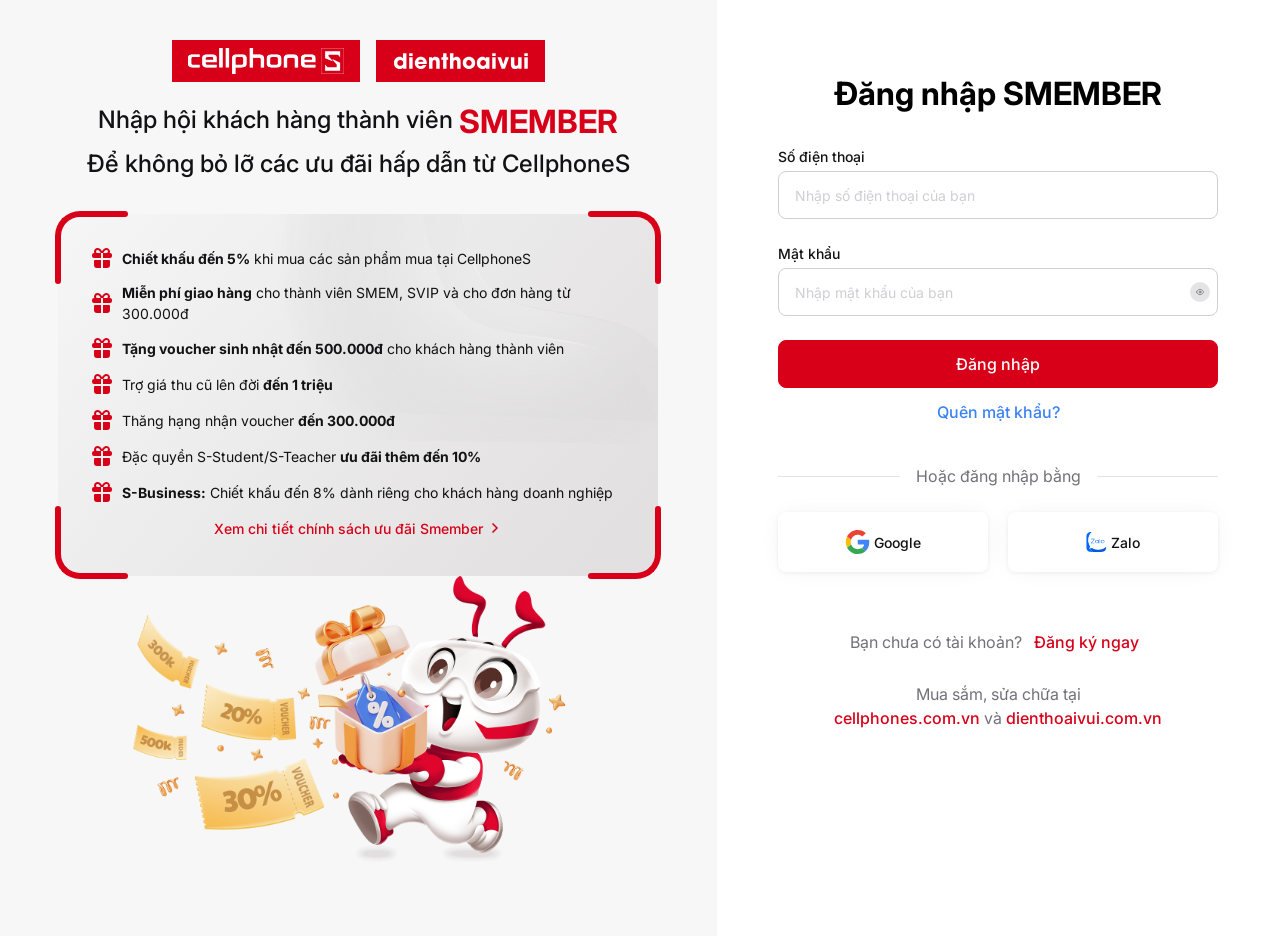
<file: src/web/smember-login.html>
<!DOCTYPE html>
<html lang="vi">
<head>
<meta charset="UTF-8">
<meta name="viewport" content="width=device-width, initial-scale=1.0">
<title>Đăng nhập SMEMBER</title>
<meta name="description" content="Đăng nhập hệ thống khách hàng thành viên SMEMBER - CellphoneS & Điện thoại vui">
<link rel="icon" href="../../assets/images/favicon.ico">
<link rel="preconnect" href="https://fonts.googleapis.com">
<link rel="preconnect" href="https://fonts.gstatic.com" crossorigin>
<link href="https://fonts.googleapis.com/css2?family=Inter:wght@400;500;600;700&display=swap" rel="stylesheet">
<link rel="stylesheet" href="../style/smember-login.css">
</head>
<body>

<!-- SVG sprite dùng chung cho các icon lặp lại -->
<svg class="login__icon-sprite" xmlns="http://www.w3.org/2000/svg" aria-hidden="true" style="display:none">
  <symbol id="icon-benefit" viewBox="0 0 24 24" fill="currentColor">
    <path d="M11 14v8h-4a3 3 0 0 1 -3 -3v-4a1 1 0 0 1 1 -1h6zm8 0a1 1 0 0 1 1 1v4a3 3 0 0 1 -3 3h-4v-8h6zm-2.5 -12a3.5 3.5 0 0 1 3.163 5h.337a2 2 0 0 1 2 2v1a2 2 0 0 1 -2 2h-7v-5h-2v5h-7a2 2 0 0 1 -2 -2v-1a2 2 0 0 1 2 -2h.337a3.486 3.486 0 0 1 -.337 -1.5c0 -1.933 1.567 -3.5 3.483 -3.5c1.755 -.03 3.312 1.092 4.381 2.934l.136 .243c1.033 -1.914 2.56 -3.114 4.291 -3.175l.209 -.002zm-9 2a1.5 1.5 0 0 0 0 3h3.143c-.741 -1.905 -1.949 -3.02 -3.143 -3zm8.983 0c-1.18 -.02 -2.385 1.096 -3.126 3h3.143a1.5 1.5 0 1 0 -.017 -3z"/>
  </symbol>
</svg>

<!-- Checkbox hack (CSS-only): điều khiển form slide-up trên mobile -->
<input type="checkbox" id="login-panel-toggle" class="login__panel-toggle" hidden>

<main class="login">

  <!-- ==================== Promo panel (44%) ==================== -->
  <section class="login__promo">
    <div class="login__promo-header">
      <div class="login__promo-logos">
        <a class="login__promo-logo-link" href="https://cellphones.com.vn" target="_blank" rel="noopener">
          <img class="login__promo-logo login__promo-logo--cellphones"
               src="../../assets/images/cellphones-long-icon.6a80e2a6.svg" alt="CellphoneS">
        </a>
        <a class="login__promo-logo-link" href="https://dienthoaivui.com.vn" target="_blank" rel="noopener">
          <img class="login__promo-logo login__promo-logo--dtv"
               src="../../assets/images/dtv-long-icon.40a11e1d.svg" alt="Điện thoại vui">
        </a>
      </div>
      <div class="login__promo-heading">
        <h1 class="login__promo-heading-title">
          Nhập hội khách hàng thành viên
          <span class="login__promo-heading-highlight">SMEMBER</span>
        </h1>
        <p class="login__promo-heading-sub">Để không bỏ lỡ các ưu đãi hấp dẫn từ CellphoneS</p>
      </div>
    </div>

    <div class="login__promo-body">
      <div class="login__promo-benefits-wrap">
        <span class="login__promo-benefits-corner" aria-hidden="true"></span>
        <span class="login__promo-benefits-corner" aria-hidden="true"></span>
        <span class="login__promo-benefits-corner" aria-hidden="true"></span>
        <span class="login__promo-benefits-corner" aria-hidden="true"></span>

        <div class="login__promo-benefits">
        <img class="login__promo-pattern"
             src="../../assets/images/promotion-smember.088823eb.png"
             alt="" aria-hidden="true">

        <ul class="login__promo-benefits-list">
          <li class="login__promo-benefits-items">
            <span class="login__promo-benefit-item-icon" aria-hidden="true">
              <svg class="login__promo-benefit-item-svg"><use href="#icon-benefit"></use></svg>
            </span>
            <span class="login__promo-benefit-item-text"><strong>Chiết khấu đến 5%</strong> khi mua các sản phẩm mua tại CellphoneS</span>
          </li>
          <li class="login__promo-benefits-items">
            <span class="login__promo-benefit-item-icon" aria-hidden="true">
              <svg class="login__promo-benefit-item-svg"><use href="#icon-benefit"></use></svg>
            </span>
            <span class="login__promo-benefit-item-text"><strong>Miễn phí giao hàng</strong> cho thành viên SMEM, SVIP và cho đơn hàng từ 300.000đ</span>
          </li>
          <li class="login__promo-benefits-items">
            <span class="login__promo-benefit-item-icon" aria-hidden="true">
              <svg class="login__promo-benefit-item-svg"><use href="#icon-benefit"></use></svg>
            </span>
            <span class="login__promo-benefit-item-text"><strong>Tặng voucher sinh nhật đến 500.000đ</strong> cho khách hàng thành viên</span>
          </li>
          <li class="login__promo-benefits-items">
            <span class="login__promo-benefit-item-icon" aria-hidden="true">
              <svg class="login__promo-benefit-item-svg"><use href="#icon-benefit"></use></svg>
            </span>
            <span class="login__promo-benefit-item-text">Trợ giá thu cũ lên đời <strong>đến 1 triệu</strong></span>
          </li>
          <li class="login__promo-benefits-items">
            <span class="login__promo-benefit-item-icon" aria-hidden="true">
              <svg class="login__promo-benefit-item-svg"><use href="#icon-benefit"></use></svg>
            </span>
            <span class="login__promo-benefit-item-text">Thăng hạng nhận voucher <strong>đến 300.000đ</strong></span>
          </li>
          <li class="login__promo-benefits-items">
            <span class="login__promo-benefit-item-icon" aria-hidden="true">
              <svg class="login__promo-benefit-item-svg"><use href="#icon-benefit"></use></svg>
            </span>
            <span class="login__promo-benefit-item-text">Đặc quyền S-Student/S-Teacher <strong>ưu đãi thêm đến 10%</strong></span>
          </li>
          <li class="login__promo-benefits-items">
            <span class="login__promo-benefit-item-icon" aria-hidden="true">
              <svg class="login__promo-benefit-item-svg"><use href="#icon-benefit"></use></svg>
            </span>
            <span class="login__promo-benefit-item-text"><strong>S-Business:</strong> Chiết khấu đến 8% dành riêng cho khách hàng doanh nghiệp</span>
          </li>
        </ul>

        <a class="login__promo-benefits-cta" href="https://cellphones.com.vn/uu-dai-smember" target="_blank" rel="noopener">
          <span class="login__promo-benefits-cta-label">Xem chi tiết chính sách ưu đãi Smember</span>
          <svg class="login__promo-benefits-cta-icon" viewBox="0 0 24 24" fill="none" stroke="currentColor" stroke-width="2.5" stroke-linecap="round" stroke-linejoin="round"><path d="m9 18 6-6-6-6"/></svg>
        </a>
        </div>
      </div>

      <img class="login__promo-illustration"
           src="../../assets/images/smember-promotion-ant.a7833c47.png" alt="SMEMBER mascot">
    </div>
  </section>

  <!-- ==================== Form panel (56%) ==================== -->
  <section class="login__form-panel">
    <label class="login__form-close" for="login-panel-toggle" aria-label="Đóng">×</label>
    <div class="login__form">
      <h2 class="login__form-title">Đăng nhập SMEMBER</h2>

      <form class="login__form-fields" action="#" method="post" novalidate data-login-form>
        <div class="login__form-field">
          <label class="login__form-field-label" for="login-phone">Số điện thoại</label>
          <input class="login__form-field-input" type="tel" id="login-phone" name="phone"
                 placeholder="Nhập số điện thoại của bạn" maxlength="10" autocomplete="tel" inputmode="numeric"
                 aria-describedby="phone-error" data-login-field="phone">
          <p class="login__form-field-message" id="phone-error" role="alert" data-login-field-error="phone"></p>
        </div>

        <div class="login__form-field">
          <label class="login__form-field-label" for="login-password">Mật khẩu</label>
          <div class="login__form-field-wrap">
            <input class="login__form-field-input" type="password" id="login-password" name="password"
                   placeholder="Nhập mật khẩu của bạn" autocomplete="current-password"
                   aria-describedby="password-error password-caps" data-login-field="password">
            <button class="login__form-field-toggle" type="button" aria-label="Hiện mật khẩu"
                    aria-pressed="false" data-password-toggle>
              <svg class="login__form-field-toggle-icon login__form-field-toggle-icon--eye" viewBox="0 0 24 24" fill="none" stroke="currentColor" stroke-width="1.8" stroke-linecap="round" stroke-linejoin="round"><path d="M1 12s4-8 11-8 11 8 11 8-4 8-11 8-11-8-11-8z"/><circle cx="12" cy="12" r="3"/></svg>
              <svg class="login__form-field-toggle-icon login__form-field-toggle-icon--eye-off" viewBox="0 0 24 24" fill="none" stroke="currentColor" stroke-width="1.8" stroke-linecap="round" stroke-linejoin="round"><path d="M17.94 17.94A10.07 10.07 0 0 1 12 20c-7 0-11-8-11-8a18.45 18.45 0 0 1 5.06-5.94"/><path d="M9.9 4.24A9.12 9.12 0 0 1 12 4c7 0 11 8 11 8a18.5 18.5 0 0 1-2.16 3.19"/><path d="m14.12 14.12a3 3 0 1 1-4.24-4.24"/><line x1="1" y1="1" x2="23" y2="23"/></svg>
            </button>
          </div>
          <p class="login__form-field-message" id="password-error" role="alert" data-login-field-error="password"></p>
          <p class="login__form-caps" id="password-caps" role="status" data-password-caps></p>
        </div>

        <p class="login__form-error" role="alert" data-login-error></p>

        <button class="login__form-btn login__form-btn--login" type="submit">Đăng nhập</button>
        <a class="login__form-forgot" href="/restore-password">Quên mật khẩu?</a>
      </form>

      <div class="login__form-divider">
        <span class="login__form-divider-text">Hoặc đăng nhập bằng</span>
      </div>

      <div class="login__form-social">
        <button class="login__form-social-item login__form-social-item--google" type="button">
          <img class="login__form-social-item-icon" src="../../assets/images/logo-google.b6f9570f.svg" alt="">
          <span class="login__form-social-item-label">Google</span>
        </button>
        <button class="login__form-social-item login__form-social-item--zalo" type="button">
          <img class="login__form-social-item-icon" src="../../assets/images/logo-zalo.120d889f.svg" alt="">
          <span class="login__form-social-item-label">Zalo</span>
        </button>
      </div>

      <p class="login__form-register">
        <span class="login__form-register-text">Bạn chưa có tài khoản?</span>
        <a class="login__form-register-link" href="/register">Đăng ký ngay</a>
      </p>

      <footer class="login__form-footer">
        <div class="login__form-footer-content">
          <p class="login__form-footer-text">Mua sắm, sửa chữa tại<br><a class="login__form-footer-link" href="https://cellphones.com.vn" target="_blank" rel="noopener">cellphones.com.vn</a> và <a class="login__form-footer-link" href="https://dienthoaivui.com.vn" target="_blank" rel="noopener">dienthoaivui.com.vn</a></p>
        </div>
      </footer>
    </div>
  </section>

</main>

<!-- ==================== Mobile CTA bar (sticky bottom) ==================== -->
<div class="login__cta-bar">
  <a class="login__cta-bar-btn login__cta-bar-btn--register" href="/register">Đăng ký</a>
  <label class="login__cta-bar-btn login__cta-bar-btn--login" for="login-panel-toggle" role="button">Đăng nhập</label>
</div>

<script defer src="../script/auth/LoginErrorCode.js"></script>
<script defer src="../script/model/AAccount.js"></script>
<script defer src="../script/model/Account.js"></script>
<script defer src="../script/model/AUser.js"></script>
<script defer src="../script/model/User.js"></script>
<script defer src="../script/data/demo-data.js"></script>
<script defer src="../script/auth/AuthService.js"></script>
<script defer src="../script/auth/LoginController.js"></script>
<script defer src="../script/page/smember-login.js"></script>
</body>
</html>
</file>
<file: src/style/smember-login.css>
/* ============================================================
   SMEMBER Login — smember.com.vn/login (test script clone)
   Block: .login (BEM) · HTML5 + CSS3 thuần
   ============================================================ */

/* ---------- 01. Design tokens ---------- */
:root {
  /* Brand — khớp bản gốc (77fcdcef16506d26.css) */
  --color-accent:           #d70018;   /* cellphones-500 */
  --color-accent-dark:      #990011;   /* cellphones-700 (#901) — hover */
  --color-accent-soft:      #fbe6e8;   /* cellphones-50 */
  --color-text:             #121214;   /* woodsmoke-900 */
  --color-text-muted:       #71717a;   /* woodsmoke-500 */
  --color-text-secondary:   #52525b;   /* woodsmoke-600 */
  --color-text-placeholder: #cfcfd3;   /* woodsmoke-300 */
  --color-border:           #cfcfd3;   /* woodsmoke-300 */
  --color-border-strong:    #52525b;   /* woodsmoke-600 — focus */
  --color-divider:          #e4e4e7;   /* woodsmoke-200 */
  --color-surface:          #FFFFFF;
  --color-surface-muted:    #f7f7f8;   /* woodsmoke-50 — nền promo */
  --color-info:             #3b82f6;   /* blue-500 — "Quên mật khẩu?" */

  --font-heading: 'Inter', sans-serif;
  --font-body:    'Inter', sans-serif;

  --font-size-label: 14px;
  --font-size-input: 14px;
  --font-size-btn:   16px;
  --line-height-body: 1.5;

  --input-height:    48px;
  --button-height:   48px;
  --radius-input:    8px;
  --radius-button:   8px;
  --form-gap:        24px;   /* tablet+ gap-1x-large; mobile 16px */
  --form-padding-x:  20px;   /* px-large */
  --form-padding-y:  40px;   /* py-4x-large */
  --cta-bar-height:  80px;

  --transition-base:    150ms ease;
  --transition-slow:    300ms ease;
}

/* ---------- 02. Reset / base ---------- */
*, *::before, *::after { box-sizing: border-box; }
html, body { margin: 0; padding: 0; }
body {
  font-family: var(--font-body);
  font-size: 14px;                 /* text-base — khớp bản gốc */
  color: var(--color-text);
  line-height: var(--line-height-body);
  background: var(--color-surface);
  -webkit-font-smoothing: antialiased;
}
img { max-width: 100%; display: block; }
button, input { font: inherit; color: inherit; }
button { cursor: pointer; }
a { text-decoration: none; color: inherit; }
:focus-visible { outline: 2px solid var(--color-accent); outline-offset: 2px; }

/* ---------- 03. Root layout (desktop ≥ 1024) ---------- */
.login {
  display: grid;
  grid-template-columns: 56fr 44fr;  /* ≈ flex-5 : flex-4 của bản gốc */
  min-height: 100vh;
  min-height: 100svh;
}

/* ---------- 04. Promo panel ---------- */
.login__promo {
  display: flex;
  flex-direction: column;
  justify-content: center;
  align-items: center;
  gap: 32px;                        /* tablet+ gap-3x-large; mobile 20px */
  padding: var(--form-padding-y) var(--form-padding-x);
  background: var(--color-surface-muted);
}

.login__promo-header { width: 100%; max-width: 840px; display: flex; flex-direction: column; align-items: center; gap: 16px; }

.login__promo-logos { display: flex; align-items: center; justify-content: center; gap: 16px; }
.login__promo-logo-link {
  background: var(--color-accent);
  padding: 8px 16px;                /* py-1x-small px-medium */
  display: inline-flex; align-items: center;
  text-decoration: none;
}
.login__promo-logo { height: 26px; width: auto; display: block; }

.login__promo-heading { text-align: center; width: 100%; }
.login__promo-heading-title {
  font-family: var(--font-heading);
  font-size: 24px;                  /* laptop text-2x-large; tablet 20px; mobile 14px */
  font-weight: 500;
  line-height: 1.5;
  margin: 0;
}
.login__promo-heading-highlight { color: var(--color-accent); font-weight: 700; font-size: 32px; vertical-align: middle; white-space: nowrap; }
.login__promo-heading-sub { margin: 0; font-size: 24px; font-weight: 500; color: var(--color-text); text-align: center; }

.login__promo-body { width: 100%; max-width: 840px; display: flex; flex-direction: column; align-items: center; }

/* Outer wrapper: corners live here — no overflow:hidden so dots aren't clipped */
.login__promo-benefits-wrap {
  position: relative;
  width: 100%;
  max-width: 600px;                 /* tablet+ max-w-[600px]; mobile 400px */
  min-width: 140px;
  min-height: 140px;
}

/* Inner card: overflow:hidden clips the pattern image to rounded corners */
.login__promo-benefits {
  position: relative;
  width: 100%;
  min-height: 200px;
  padding: 32px;                    /* tablet+ p-3x-large; mobile p-medium */
  border-radius: 25px;
  background: linear-gradient(131deg, #F6F6F6 -0.22%, #ECEBEB 45.23%, #E2E0E0 90.68%);
  overflow: hidden;
}

.login__promo-pattern {
  position: absolute;
  top: 0; right: 0;
  width: 70%; max-width: 400px; max-height: 270px;
  object-fit: contain;
  z-index: 0;
  pointer-events: none;
  user-select: none;
}

/* 4 góc 70×70 + 8 chấm 6×6 — giữ nguyên, khớp từng pixel bản gốc */
.login__promo-benefits-corner {
  position: absolute;
  width: 70px; height: 70px;
  border: 6px solid var(--color-accent);
  background: transparent;
  pointer-events: none;
  z-index: 2;
}
.login__promo-benefits-corner:nth-child(1) { top: -3px; left: -3px; border-right: 0; border-bottom: 0; border-top-left-radius: 25px; }
.login__promo-benefits-corner:nth-child(2) { top: -3px; right: -3px; border-left: 0; border-bottom: 0; border-top-right-radius: 25px; }
.login__promo-benefits-corner:nth-child(3) { bottom: -3px; left: -3px; border-right: 0; border-top: 0; border-bottom-left-radius: 25px; }
.login__promo-benefits-corner:nth-child(4) { bottom: -3px; right: -3px; border-left: 0; border-top: 0; border-bottom-right-radius: 25px; }

.login__promo-benefits-corner::before,
.login__promo-benefits-corner::after {
  content: '';
  position: absolute;
  width: 6px; height: 6px;
  border-radius: 50%;
  background: var(--color-accent);
}
.login__promo-benefits-corner:nth-child(1)::before { bottom: -3px; left: -6px; }
.login__promo-benefits-corner:nth-child(1)::after  { top: -6px; right: -3px; }
.login__promo-benefits-corner:nth-child(2)::before { top: -6px; left: -3px; }
.login__promo-benefits-corner:nth-child(2)::after  { bottom: -3px; right: -6px; }
.login__promo-benefits-corner:nth-child(3)::before { top: -3px; left: -6px; }
.login__promo-benefits-corner:nth-child(3)::after  { bottom: -6px; right: -3px; }
.login__promo-benefits-corner:nth-child(4)::before { bottom: -6px; left: -3px; }
.login__promo-benefits-corner:nth-child(4)::after  { top: -3px; right: -6px; }

.login__promo-benefits-list { position: relative; z-index: 1; list-style: none; margin: 0; padding: 0; display: grid; gap: 12px; }
.login__promo-benefits-items { display: flex; align-items: center; gap: 8px; }
.login__promo-benefit-item-icon {
  flex-shrink: 0;
  color: var(--color-accent);
  display: inline-flex; align-items: center; justify-content: center;
}
.login__promo-benefit-item-icon svg { width: 24px; height: 24px; }
.login__promo-benefit-item-text { font-size: 14px; line-height: 1.5; }

.login__promo-benefits-cta {
  position: relative; z-index: 1;
  display: flex; align-items: center; justify-content: center; gap: 4px;
  width: 100%;
  min-height: 40px;
  padding: 8px 16px 0;
  font-size: 14px; font-weight: 500;
  color: var(--color-accent);
  transition: opacity var(--transition-base);
  text-decoration: none;
}
.login__promo-benefits-cta:hover { text-decoration: underline; }
.login__promo-benefits-cta-icon { width: 16px; height: 16px; }

.login__promo-illustration {
  display: block;
  width: min(100%, 500px);
  margin-top: -40px;
  position: relative; z-index: 1;
  pointer-events: none;
  user-select: none;
}

/* ---------- 05. Form panel ---------- */
.login__form-panel {
  display: flex; align-items: flex-start; justify-content: center;
  padding: var(--form-padding-y) var(--form-padding-x);
  background: var(--color-surface);
}
.login__form { width: 100%; max-width: 440px; position: relative; padding-top: 30px; }

.login__form-title {
  font-family: var(--font-heading);
  font-size: 32px;                  /* laptop text-4x-large; tablet 28px */
  font-weight: 700;
  color: black;
  text-align: center;
  margin: 0 0 28px;                 /* gap-2x-large; mobile 20px */
}

/*.login__form-fields { display: grid; gap: var(--form-gap); }*/
.login__form-fields { display: flex; flex-direction: column; }
.login__form-fields > * + * { margin-top: var(--form-gap); }  /* mặc định 24px — chỉnh từng gap bằng margin */
.login__form-field { display: grid; gap: 4px; }
.login__form-field-label { font-size: var(--font-size-label); font-weight: 500; }
.login__form-field-input {
  width: 100%;
  height: var(--input-height);
  padding: 0 16px;                  /* pl-medium */
  border: 1px solid var(--color-border);
  border-radius: var(--radius-input);
  font-size: var(--font-size-input);
  background: var(--color-surface);
  transition: border-color var(--transition-base);
}
.login__form-field-input::placeholder { color: var(--color-text-placeholder); }
.login__form-field-input:focus {
  outline: none;
  border-color: var(--color-border-strong);
}
.login__form-field-message { display: none; margin: 0; font-size: 12px; color: #EF4444; }

/* Trang thai loi do LoginController dieu khien: no set aria-invalid tren input
   va ghi textContent vao cac o thong bao, nen CSS bam theo 2 tin hieu do. */
.login__form-field-input[aria-invalid="true"],
.login__form-field-input[aria-invalid="true"]:focus { border-color: #EF4444; }
.login__form-field-message:not(:empty) { display: block; }

.login__form-error { display: none; margin: 0; font-size: 13px; color: #EF4444; }
.login__form-error:not(:empty) { display: block; }

.login__form-caps { display: none; margin: 0; font-size: 12px; color: #B45309; }
.login__form-caps:not(:empty) { display: block; }

.login__form-field-wrap { position: relative; }
.login__form-field-wrap .login__form-field-input { padding-right: 36px; }
.login__form-field-toggle {
  position: absolute; top: 50%; right: 8px;
  transform: translateY(-50%);
  width: 20px; height: 20px;
  display: inline-flex; align-items: center; justify-content: center;
  border: 0; border-radius: 50%;
  background: var(--color-divider);
  color: var(--color-text-secondary);
  transition: background var(--transition-base);
}
.login__form-field-toggle:hover { background: var(--color-text-placeholder); }
.login__form-field-toggle-icon { width: 14px; height: 14px; }
.login__form-field-toggle-icon--eye-off { display: none; }
/* smember-login.js bao trang thai bang aria-pressed. */
.login__form-field-toggle[aria-pressed="true"] .login__form-field-toggle-icon--eye { display: none; }
.login__form-field-toggle[aria-pressed="true"] .login__form-field-toggle-icon--eye-off { display: block; }

.login__form-btn--login {
  height: var(--button-height);
  border: 1px solid var(--color-accent);
  border-radius: var(--radius-button);
  background: var(--color-accent);
  color: #fff;
  font-size: var(--font-size-btn);
  font-weight: 500;
  display: inline-flex; align-items: center; justify-content: center;
  transition: background var(--transition-base), border-color var(--transition-base);
}
.login__form-btn--login:hover { background: var(--color-accent-dark); border-color: var(--color-accent-dark); }
.login__form-btn--login:active { transform: translateY(1px); }
.login__form-btn--login.is-loading { opacity: .7; pointer-events: none; }
.login__form-btn--login.is-loading::before {
  content: '';
  width: 18px; height: 18px;
  margin-right: 10px;
  border: 2px solid rgba(255,255,255,.4);
  border-top-color: #fff;
  border-radius: 50%;
  animation: login-spin .7s linear infinite;
}
@keyframes login-spin { to { transform: rotate(360deg); } }

.login__form-forgot {
  display: flex; align-items: center; justify-content: center;
  width: 100%;
  min-height: 48px;
  /*border: 1px solid var(--color-surface);
  border-radius: var(--radius-button);*/
  min-height: 48px;
  margin-top: 0;                    /* bỏ gap với nút "Đăng nhập" */
  border: 1px solid var(--color-surface);
  font-size: 16px;                  /* text-medium */
  font-weight: 500;
  color: var(--color-info);
  transition: color var(--transition-base);
}
.login__form-forgot:hover { text-decoration: underline; }

.login__form-divider {
  display: flex; align-items: center; gap: 16px;   /* tablet+ 24px */
  margin: 28px 0 0;
  color: var(--color-text-muted);
  font-size: 16px;                                  /* tablet+ 16px */
}
.login__form-divider::before,
.login__form-divider::after { content: ''; flex: 1; height: 1px; background: var(--color-divider); }

/*.login__form-social { display: flex; justify-content: space-between; align-items: center; gap: 20px; }*/
.login__form-social { display: flex; justify-content: space-between; align-items: center; gap: 20px; margin-top: var(--form-gap); }  /* 24px — gap chuyển từ nút Đăng nhập/Quên mật khẩu */

.login__form-social-item {
  flex: 1;
  min-width: 120px;
  height: 60px;
  display: inline-flex; align-items: center; justify-content: center; gap: 4px;
  border: 0;
  border-radius: var(--radius-button);
  background: var(--color-surface);
  font-size: 14px; font-weight: 500;
  padding: 0 10px;
  box-shadow: rgba(0,0,0,.06) 0px 0px 24px -4px, rgba(0,0,0,.06) 0px 1px 4px 0px;
  transition: all var(--transition-slow);
  cursor: pointer;
}
.login__form-social-item:active { transform: scale(.95); }
.login__form-social-item-icon { width: 22px; height: 22px; }
.login__form-social-item--google .login__form-social-item-icon { width: 25px; height: 24px; }
.login__form-social-item--zalo .login__form-social-item-icon { width: 21px; height: 20px; }

.login__form-register { margin: 58px 0 0; text-align: center; font-size: 16px; color: var(--color-text-muted); }
.login__form-register-link { color: var(--color-accent); font-weight: 500; padding: 0 8px; }
.login__form-register-link:hover { text-decoration: underline; }

.login__form-footer { margin-top: 28px; }
.login__form-footer-content { display: flex; justify-content: center; }
.login__form-footer-text { font-size: 16px; color: var(--color-text-muted); text-align: center; margin: 0; }
.login__form-footer-link { color: var(--color-accent); font-weight: 500; }
.login__form-footer-link:hover { text-decoration: underline; }

/* Nút đóng — chỉ hiện trên mobile */
.login__form-close { display: none; }

/* ---------- 06. Mobile CTA bar ---------- */
.login__cta-bar { display: none; }

/* ---------- 07. Tablet 768–1023px ---------- */
@media (max-width: 1023px) {
  .login__form-title { font-size: 16px; }
  .login__promo-heading-title { font-size: 20px; }
  .login__promo-heading-sub { font-size: 20px; }
  .login__promo-heading-highlight { font-size: 28px; }
  /*.login__form-fields { gap: 24px; }*/
  .login__form-divider { gap: 24px; font-size: 16px; }
}

/* ---------- 08. Mobile ≤ 767px ---------- */
@media (max-width: 767px) {
  .login { display: flex; flex-direction: column; }
  .login__promo {
    flex: 1;
    min-height: 100svh;
    padding: 20px 8px calc(var(--cta-bar-height) + 40px);
    gap: 20px;
  }

  /* ---------- 09. Mobile S ≤ 390px: thu nhỏ logo cho vừa ---------- */
  @media (max-width: 390px) {
    .login__promo-logo-link { padding: 6px 10px; }
    .login__promo-logo { height: 20px; }
  }
  .login__promo-header { max-width: 100%; gap: 12px; }
  .login__promo-body { max-width: 100%; }
  .login__promo-benefits-wrap { max-width: 400px; }
  .login__promo-heading-title { font-size: 14px; }
  .login__promo-heading-sub { font-size: 14px; }
  .login__promo-heading-highlight { font-size: 20px; }
  .login__promo-benefits { padding: 16px; }
  .login__promo-benefits-list { gap: 8px; }
  .login__promo-benefit-item-text { font-size: 12px; }
  .login__promo-benefits-cta { font-size: 12px; }
  .login__promo-illustration { margin-top: -30px; width: min(80%, 300px); }

  /* Form = bottom sheet slide-up (CSS-only checkbox hack) */
  .login__form-panel {
    position: fixed;
    left: 0; right: 0; bottom: 0;
    max-height: 86vh;
    overflow-y: auto;
    align-items: flex-start; justify-content: flex-start;
    padding: 28px 20px calc(24px + env(safe-area-inset-bottom));
    border-radius: 20px 20px 0 0;
    box-shadow: 0 -8px 32px rgba(0,0,0,.16);
    transform: translateY(110%);
    transition: transform var(--transition-slow);
    z-index: 60;
  }
  #login-panel-toggle:checked ~ .login .login__form-panel { transform: translateY(0); }
  #login-panel-toggle:checked ~ .login__cta-bar { display: none; }

  .login__form { max-width: 100%; padding-top: 0; }
  .login__form-title { margin-bottom: 20px; }
  /*.login__form-fields { gap: 16px; }*/
  .login__form-fields > * + * { margin-top: 16px; }  /* gap-medium */
  .login__form-forgot { margin-top: 0; }              /* giữ 0px giữa "Đăng nhập" & "Quên mật khẩu?" */

  .login__form-close {
    display: inline-flex;
    align-items: center; justify-content: center;
    position: absolute; top: 16px; right: 16px;
    width: 40px; height: 40px;
    border-radius: 50%;
    background: #F5F5F5;
    font-size: 24px; line-height: 1;
    color: var(--color-text-muted);
  }
  .login__form-close:active { background: var(--color-border); }

  /* Social: 60×60 icon-only (khớp bản gốc) */
  .login__form-social { justify-content: center; gap: 16px; }
  .login__form-social-item { flex: 0 0 auto; min-width: 0; width: 60px; height: 60px; }
  .login__form-social-item-label { display: none; }

  /* Khoảng cách dọc theo gap-medium (16px) + mt-[30px] của register */
  .login__form-divider { margin-top: 16px; }
  .login__form-register { margin-top: 46px; }
  .login__form-footer { margin-top: 16px; }

  /* CTA bar sticky bottom */
  .login__cta-bar {
    display: flex; gap: 12px;
    position: fixed; left: 0; right: 0; bottom: 0;
    height: var(--cta-bar-height);
    padding: 16px;
    padding-bottom: calc(16px + env(safe-area-inset-bottom));
    background: #fff;
    border-top: 1px solid var(--color-border);
    box-shadow: 0 -4px 24px rgba(0,0,0,.08);
    z-index: 50;
  }
  .login__cta-bar-btn {
    flex: 1;
    display: inline-flex; align-items: center; justify-content: center;
    height: 48px;
    border-radius: var(--radius-button);
    font-size: var(--font-size-btn);
    font-weight: 600;
    transition: opacity var(--transition-base);
  }
  .login__cta-bar-btn:active { opacity: .85; }
  .login__cta-bar-btn--register { border: 1px solid var(--color-accent); color: var(--color-accent); background: transparent; }
  .login__cta-bar-btn--login { background: var(--color-accent); color: #fff; }
}

/* ---------- 09. prefers-reduced-motion ---------- */
@media (prefers-reduced-motion: reduce) {
  .login__form-btn--login.is-loading::before { animation: none; }
  .login__form-panel { transition: none; }
  .login__form-social-item { transition: none; }
}
</file>
<file: src/style/user-info.css>
:root {
  --brand: #d70018;
  --soft: #fff0f1;
  --canvas: #e5e5e7;
  --surface: #fff;
  --text: #121214;
  --secondary: #5f6368;
  --divider: #e5e7eb;
  --icon-bg: #f3f4f6;
  --stat-bg: #fbe6e8;

  --radius-card: 18px;
  --radius-control: 10px;
  --radius-round: 999px;

  --shell: 1376px;
  --layout-gap: 0.875rem;

  --header-grad-start: rgb(228 84 100);
  --header-grad-end: rgb(215 0 24);
  --shadow-card: 0 2px 10px rgb(15 23 42 / 9%);
  --bottom-nav-height: 64px;
}

* { box-sizing: border-box; }

html { scroll-behavior: smooth; }

html, body { max-width: 100%; }

body {
  margin: 0;
  background: var(--canvas);
  color: var(--text);
  font-family: system-ui, -apple-system, "Segoe UI", Roboto, "Helvetica Neue", Arial, sans-serif;
  font-size: 14px;
  line-height: 21px;
  font-weight: 400;
}

h1, h2, h3, p { margin-top: 0; }
p { margin-bottom: 0; }
dl, dd { margin: 0; }
ul { margin: 0; padding: 0; list-style: none; }
img { display: block; max-width: 100%; }
a { color: inherit; text-decoration: none; }
button { font: inherit; color: inherit; }

:focus-visible { outline: 3px solid #2563eb; outline-offset: 2px; }

.sr-only { position: absolute; width: 1px; height: 1px; padding: 0; margin: -1px; overflow: hidden; clip: rect(0, 0, 0, 0); white-space: nowrap; border: 0; }

.skip-link { position: fixed; top: 8px; left: 8px; z-index: 2000; padding: 12px 16px; background: var(--surface); border-radius: var(--radius-control); transform: translateY(-150%); }
.skip-link:focus { transform: none; }

.header__back,
.header__inner > h1,
.header__actions,
.bottom-nav {
  display: none;
}

.header {
  position: sticky;
  top: 0;
  z-index: 1000;
  height: 72px;
  color: #fff;
  background: linear-gradient(180deg, var(--header-grad-start), var(--header-grad-end));
  box-shadow: 0 2px 8px rgb(0 0 0 / 16%);
}

.header__inner {
  width: 100%;
  max-width: 1440px;
  min-width: 0;
  height: 100%;
  margin: 0 auto;
  padding: 16px 32px;
  display: flex;
  align-items: center;
  gap: 0;
}

.header__logo {
  flex: 0 0 auto;
  display: block;
  padding: 0;
  margin-right: 28px;
}
.header__logo img { width: 169px; height: 35px; display: block; }

.header__search {
  flex: 1 1 auto;
  min-width: 0;
  max-width: 768px;
  height: 40px;
  margin-right: 21px;
  display: flex;
  align-items: center;
  background: #fff;
  border-radius: 0.375rem;
  color: #3b3b3f;
}

.header__search input {
  min-width: 0;
  width: 100%;
  height: 100%;
  border: 0;
  outline: 0;
  padding: 0 0.75rem 0 0.35rem;
  font-size: 0.875rem;
  color: inherit;
  background: transparent;
}

.header__search-btn {
  flex: 0 0 auto;
  width: 44px;
  height: 44px;
  margin-left: 2px;
  display: grid;
  place-items: center;
  border: 0;
  background: transparent;
  color: inherit;
  cursor: pointer;
}
.header__search-btn svg { width: 18px; height: 18px; display: block; }
.header__search-btn:hover { color: var(--brand); }

.header__nav {
  display: flex;
  align-items: center;
  gap: 26.25px;
  flex: 0 0 auto;
}

.header__nav-item {
  display: inline-flex;
  align-items: center;
  justify-content: center;
  min-height: 44px;
  min-width: 44px;
  gap: 3.5px;
  padding: 0 0.1em;
  color: #fff;
  font-size: 12px;
  line-height: 16px;
  font-weight: 400;
  white-space: nowrap;
}

.header__nav-item:hover { opacity: 0.85; }

.header__nav-item-icon { display: grid; place-items: center; }
.header__nav-item-icon svg { width: 16px; height: 16px; display: block; }

.page-account {
  width: min(calc(100% - 64px), var(--shell));
  max-width: 100%;
  min-width: 0;
  margin: 0 auto;
  padding-block: 1.25rem 3rem;
  display: grid;
  gap: var(--layout-gap);
}

[id] { scroll-margin-top: 84px; }

.member-overview { display: grid; gap: var(--layout-gap); min-width: 0; }

.member-overview__cards {
  display: grid;
  grid-template-columns: minmax(13.5rem, auto) 2px minmax(0, 1fr) minmax(12rem, auto);
  align-items: center;
  column-gap: 1rem;
  row-gap: 0.4rem;
  min-width: 0;
  padding: 0.85rem 1.1rem 0.7rem;
  background: var(--surface);
  border-radius: 16px;
  box-shadow: var(--shadow-card);
}

.member-overview__cards > .member-card,
.member-overview__cards > .stat-cluster,
.member-overview__cards > .brand-switch {
  background: transparent;
  box-shadow: none;
  border-radius: 0;
  min-width: 0;
}

.member-overview__cards > .member-card { grid-column: 1; grid-row: 1; }
.member-overview__cards > .member-overview__divider { grid-column: 2; grid-row: 1; }
.member-overview__cards > .stat-cluster { grid-column: 3; grid-row: 1; }
.member-overview__cards > .brand-switch { grid-column: 4; grid-row: 1; }
.member-overview__cards > .member-overview__notice { grid-column: 3 / -1; grid-row: 2; }

.stat-cluster {
  display: grid;
  grid-template-columns: minmax(0, 1fr) 2px minmax(0, 1fr);
  align-items: center;
  column-gap: 0.85rem;
  row-gap: 0.45rem;
  min-width: 0;
}

.member-overview__divider {
  width: 2px;
  height: 56px;
  align-self: center;
  margin: 0;
  border-radius: var(--radius-round);
  background: var(--brand);
}

.member-overview__notice {
  display: flex;
  align-items: center;
  gap: 0.4rem;
  margin: 0;
  color: var(--secondary);
  font-size: 12px;
  line-height: 1.4;
  min-width: 0;
}

.member-overview__notice-icon {
  flex: 0 0 auto;
  display: grid;
  place-items: center;
  color: var(--secondary);
}

.member-overview__notice-icon svg {
  width: 14px;
  height: 14px;
}

.member-card {
  display: flex;
  align-items: center;
  gap: 0.6rem;
  min-width: 0;
}

.member-card__avatar {
  flex: 0 0 48px;
  width: 48px;
  height: 52px;
  display: grid;
  place-items: center;
}

.member-card__avatar img {
  width: 48px;
  height: 52px;
  max-width: none;
  flex-shrink: 0;
  object-fit: contain;
}

.member-card__info { display: grid; justify-items: start; gap: 0.15rem; min-width: 0; }

.member-card__info-row {
  color: var(--secondary);
  font-size: 13px;
  line-height: 1.35;
  min-width: 0;
}

.member-card__phone {
  display: flex;
  align-items: center;
  gap: 0.3rem;
  min-width: 0;
}

.member-card__phone-value { min-width: 0; overflow-wrap: anywhere; }

.member-card__phone-toggle {
  flex: 0 0 auto;
  width: 44px;
  height: 44px;
  margin: -0.5rem 0;
  display: grid;
  place-items: center;
  border: 0;
  border-radius: 50%;
  background: transparent;
  color: var(--secondary);
  cursor: pointer;
}
.member-card__phone-toggle:hover { color: var(--brand); }
.member-card__phone-toggle-icon { width: 18px; height: 18px; display: block; }
.member-card__phone-toggle .member-card__phone-toggle-icon--eye-off { display: none; }
.member-card__phone-toggle[aria-pressed="true"] .member-card__phone-toggle-icon--eye { display: none; }
.member-card__phone-toggle[aria-pressed="true"] .member-card__phone-toggle-icon--eye-off { display: block; }

.member-card__name {
  margin: 0;
  font-size: 16px;
  font-weight: 700;
  line-height: 1.3;
  color: var(--text);
  overflow-wrap: anywhere;
}

.member-card__badge {
  display: inline-flex;
  padding: 0.15em 0.55em;
  border-radius: var(--radius-round);
  background: var(--soft);
  color: var(--brand);
  font-size: 12px;
  font-weight: 600;
  white-space: nowrap;
}

.stat-card {
  display: flex;
  align-items: center;
  min-width: 0;
}

.stat-card__item {
  display: flex;
  align-items: center;
  gap: 0.55rem;
  min-width: 0;
}

.stat-card__item-icon {
  flex: 0 0 36px;
  width: 36px;
  height: 36px;
  display: grid;
  place-items: center;
  border-radius: 50%;
  background: var(--stat-bg);
  color: var(--brand);
}
.stat-card__item-icon svg { width: 18px; height: 18px; }

.stat-card__item-content { display: flex; flex-direction: column; gap: 0.08rem; min-width: 0; }

.stat-card__item-value { font-size: 18px; font-weight: 700; line-height: 1.2; overflow-wrap: anywhere; }

.stat-card__item-label { color: var(--secondary); font-size: 12px; line-height: 1.3; }

.brand-switch {
  display: grid;
  justify-items: start;
  gap: 0.3rem;
  min-width: 0;
}

.brand-switch__header {
  margin: 0;
  color: var(--secondary);
  font-size: 12px;
  line-height: 1.3;
}

.brand-switch__body {
  position: relative;
  display: flex;
  align-items: center;
  gap: 0.55rem;
  min-width: 0;
}

.brand-switch__logo {
  width: 48px;
  height: 48px;
  flex: 0 0 48px;
  object-fit: contain;
}

.brand-switch__actions {
  display: grid;
  justify-items: stretch;
  gap: 0.3em;
  min-width: 0;
}

.brand-switch__action-row {
  display: block;
  padding: 0.2em 0.65em;
  border-radius: 6px;
  background: var(--soft);
  color: var(--brand);
  font-size: 0.75rem;
  font-weight: 600;
  line-height: 1.4;
  text-align: center;
  overflow-wrap: anywhere;
}

.brand-switch__toggle {
  min-height: 44px;
  display: inline-flex;
  align-items: center;
  justify-content: space-between;
  gap: 0.6em;
  padding: 0.25em 0.7em;
  border: 1px solid var(--divider);
  border-radius: 8px;
  background: var(--surface);
  color: var(--text);
  cursor: pointer;
  text-align: left;
}

.brand-switch__toggle-label {
  font-size: 14px;
  font-weight: 700;
}

.brand-switch__toggle-icon { display: grid; place-items: center; color: var(--secondary); transition: transform 0.18s ease; }
.brand-switch__toggle-icon svg { width: 1.1em; height: 1.1em; }
.brand-switch__toggle[aria-expanded="true"] .brand-switch__toggle-icon { transform: rotate(180deg); }

.brand-switch__listbox {
  position: absolute;
  top: calc(100% + 6px);
  right: 0;
  z-index: 50;
  min-width: 13.5rem;
  padding: 0.3rem;
  background: var(--surface);
  border: 1px solid var(--divider);
  border-radius: 10px;
  box-shadow: 0 6px 20px rgb(15 23 42 / 14%);
  display: grid;
  gap: 0.15rem;
}

.brand-switch__listbox[hidden] { display: none; }

.brand-switch__option {
  width: 100%;
  min-height: 44px;
  display: flex;
  align-items: center;
  justify-content: space-between;
  gap: 0.6rem;
  padding: 0.3em 0.7em;
  border: 0;
  border-radius: 7px;
  background: transparent;
  color: var(--text);
  font-size: 14px;
  text-align: left;
  cursor: pointer;
}
.brand-switch__option:hover { background: var(--icon-bg); }
.brand-switch__option[aria-selected="true"] { color: var(--brand); font-weight: 700; }

.brand-switch__option-check {
  flex: 0 0 auto;
  width: 16px;
  height: 16px;
  color: var(--brand);
}
.brand-switch__option:not([aria-selected="true"]) .brand-switch__option-check { visibility: hidden; }

.member-tabs {
  min-width: 0;
  min-height: 4em;
  display: flex;
  align-items: center;
  justify-content: flex-start;
  gap: 0;
  column-gap: 32px;
  padding: 0.5em 24px;
  background: var(--surface);
  border-radius: 17px;
  box-shadow: var(--shadow-card);
}

.member-tabs__item {
  display: inline-flex;
  align-items: center;
  gap: 8px;
  min-height: 40px;
  min-width: 0;
  flex: 0 1 auto;
  padding: 0;
  color: var(--text);
}

.member-tabs__item:hover { color: var(--brand); }

.member-tabs__item-icon {
  position: relative;
  width: 40px;
  height: 40px;
  flex: 0 0 40px;
  display: grid;
  place-items: center;
  border-radius: 50%;
  background: var(--icon-bg);
  color: var(--text);
}
.member-tabs__item:hover .member-tabs__item-icon { color: var(--brand); }
.member-tabs__item-icon svg { width: 20px; height: 20px; }

.member-tabs__item-icon-badge {
  position: absolute;
  right: -2px;
  bottom: -2px;
  width: 14px;
  height: 14px;
  display: block;
}

.member-tabs__item-label {
  font-size: 0.875rem;
  line-height: 1.2;
  font-weight: 600;
  color: inherit;
  white-space: nowrap;
}

.account-layout {
  display: grid;
  grid-template-columns: minmax(16rem, 17.5rem) minmax(0, 1fr);
  gap: var(--layout-gap);
  align-items: start;
}

.account-sidebar {
  display: flex;
  flex-direction: column;
  background: var(--surface);
  border-radius: 17px;
  box-shadow: var(--shadow-card);
  padding: 0.7em 0;
  min-height: 1145px;
}

.account-nav-item {
  display: flex;
  align-items: center;
  gap: 0.7em;
  width: 100%;
  min-height: 44px;
  padding: 0.55em 1.05em;
  border: 0;
  background: transparent;
  color: var(--text);
  text-align: left;
  cursor: pointer;
}

.account-nav-item:hover { background: #fafafa; }

.account-nav-item__icon { display: grid; place-items: center; color: var(--text); flex: 0 0 auto; }
.account-nav-item__icon svg { width: 1.2em; height: 1.2em; }

.account-nav-item__label { font-size: 0.9em; line-height: 1.35; overflow-wrap: anywhere; }

.account-nav-item[aria-current="page"] {
  background: var(--soft);
  color: var(--brand);
  font-weight: 700;
  box-shadow: inset 0.28em 0 0 var(--brand);
}
.account-nav-item[aria-current="page"] .account-nav-item__icon { color: var(--brand); }

.account-nav__divider {
  height: 1px;
  margin: 0.35em 1.05em;
  background: var(--divider);
}

.app-promo {
  margin-top: auto;
  padding: 1.75rem 1.05rem 1.25rem;
}

.app-promo__content {
  margin: 0 0 0.85rem;
  color: var(--text);
  font-size: 0.8125rem;
  line-height: 1.5;
  text-align: left;
}

.app-promo__badges {
  display: flex;
  align-items: center;
  justify-content: flex-start;
  gap: 0.7rem;
}

.app-promo__badges > span { flex: 0 0 auto; }
.app-promo__badges > span img { width: 5.5em; height: 5.5em; object-fit: contain; }

.app-promo__badges > div { display: flex; flex-direction: column; gap: 0.45em; }

.app-promo__badge {
  display: block;
  min-height: 44px;
  padding: 0.1em 0;
  border-radius: 6px;
  overflow: hidden;
}
.app-promo__badge img { width: 9.4em; height: 2.6em; object-fit: contain; }
.app-promo__badge:hover { opacity: 0.88; }

.account-content { display: grid; gap: var(--layout-gap); min-width: 0; }

.account-content__header {
  display: flex;
  align-items: center;
  gap: 0.75em;
  padding: 0.75em 1em;
  margin: 0;
  background: #ebf3fe;
  border: 1px solid #629bf8;
  border-radius: var(--radius-card);
}

.account-content__header-icon { display: grid; place-items: center; color: #3b82f6; flex: 0 0 auto; }
.account-content__header-icon svg { width: 1.25em; height: 1.25em; }

.account-content__header-title { margin: 0; color: var(--secondary); font-size: 0.9em; min-width: 0; }

.info-card,
.address-card,
.password-card,
.linked-accounts {
  background: var(--surface);
  border-radius: var(--radius-card);
  box-shadow: var(--shadow-card);
  padding: 1.15em 1.5em;
  min-width: 0;
}

.info-card__header,
.address-card__header,
.password-card__header,
.linked-accounts__header {
  display: flex;
  align-items: center;
  gap: 0.6em;
  margin-bottom: 0.35em;
  padding-bottom: 0.7em;
  border-bottom: 1px solid var(--divider);
}

.info-card__title,
.address-card__title,
.password-card__title,
.linked-accounts__header h2 {
  margin: 0;
  font-size: 1rem;
  font-weight: 700;
  line-height: 1.35;
}

.account-content__header-action,
.info-card__action,
.address-card__action,
.password-card__action,
.linked-item__action {
  margin-left: auto;
  min-height: 44px;
  padding: 0;
  border: 0;
  border-radius: 0;
  background: transparent;
  box-shadow: none;
  outline: none;
  color: var(--brand);
  font-size: 0.8125rem;
  font-weight: 500;
  cursor: pointer;
  white-space: nowrap;
}

.account-content__header-action { font-size: 0.9em; color: #3b82f6; }

.account-content__header-action:hover,
.info-card__action:hover,
.address-card__action:hover,
.password-card__action:hover,
.linked-item__action:hover {
  background: transparent;
  box-shadow: none;
  text-decoration: underline;
}

.account-content__header-action:focus-visible,
.info-card__action:focus-visible,
.address-card__action:focus-visible,
.password-card__action:focus-visible,
.linked-item__action:focus-visible {
  outline: 3px solid #2563eb;
  outline-offset: 2px;
}

.info-card__body {
  display: grid;
  grid-template-columns: repeat(2, minmax(0, 1fr));
  column-gap: 2.6em;
}

.info-card__field-group { display: grid; min-width: 0; }

.info-card__field {
  display: flex;
  align-items: flex-start;
  justify-content: space-between;
  gap: 1em;
  min-width: 0;
  padding: 0.85em 0;
}

.info-card__field:not(:last-child) { border-bottom: 1px solid var(--divider); }

.info-card__field-label { color: var(--secondary); font-size: 0.8125rem; line-height: 1.45; flex: 0 1 auto; max-width: 48%; }

.info-card__field-value {
  margin-left: auto;
  min-width: 0;
  font-size: 0.9em;
  font-weight: 500;
  line-height: 1.45;
  text-align: right;
  overflow-wrap: anywhere;
}

.address-card__body {
  display: flex;
  flex-direction: column;
  align-items: center;
  gap: 0.45em;
  padding: 1.4em 1em 0.6em;
  text-align: center;
}

.address-card__list {
  width: 100%;
  display: grid;
  grid-template-columns: repeat(2, minmax(0, 1fr));
  gap: 1rem;
  text-align: left;
}

.address-card__item {
  min-width: 0;
  min-height: 190px;
  display: flex;
  flex-direction: column;
  padding: 1.25rem;
  border-radius: 12px;
  background: #f7f7f8;
}

.address-card__item-heading {
  display: flex;
  align-items: center;
  justify-content: space-between;
  gap: 1rem;
}

.address-card__item-label {
  font-size: 1rem;
  line-height: 1.4;
  text-transform: lowercase;
}

.address-card__item-badge {
  display: inline-flex;
  align-items: center;
  gap: 0.3rem;
  padding: 0.25rem 0.45rem;
  border-radius: 6px;
  background: #e5e7eb;
  font-size: 0.75rem;
  font-weight: 600;
  white-space: nowrap;
}

.address-card__item-badge svg {
  width: 14px;
  height: 14px;
  fill: #6b7280;
}

.address-card__item-recipient {
  display: flex;
  align-items: center;
  flex-wrap: wrap;
  gap: 0.7rem;
  margin: 0.45rem 0 0;
  color: var(--text);
  font-size: 0.9rem;
}

.address-card__item-separator {
  width: 1px;
  height: 1rem;
  background: #9ca3af;
}

.address-card__item-text {
  margin: 0.35rem 0 1rem;
  color: var(--secondary);
  font-size: 0.9rem;
  line-height: 1.5;
  overflow-wrap: anywhere;
}

.address-card__item-actions {
  display: flex;
  justify-content: flex-end;
  gap: 1.25rem;
  margin-top: auto;
}

.address-card__item-action {
  min-height: 44px;
  padding: 0;
  border: 0;
  background: transparent;
  color: #2563eb;
  cursor: pointer;
}

.address-card__item-action--delete {
  color: var(--text);
}

.address-card__item-action:hover {
  text-decoration: underline;
  text-underline-offset: 3px;
}

.address-card__body img {
  width: 140px;
  height: auto;
  aspect-ratio: 140 / 104;
  object-fit: contain;
}

.address-card__empty { color: var(--secondary); font-size: 0.9em; }

.account-content__row {
  display: grid;
  grid-template-columns: repeat(2, minmax(0, 1fr));
  gap: var(--layout-gap);
}

.password-card,
.linked-accounts {
  display: flex;
  flex-direction: column;
}

.password-card__body {
  display: flex;
  align-items: center;
  justify-content: space-between;
  gap: 1em;
  padding-top: 0.85em;
}

.password-card__body-label { color: var(--secondary); font-size: 0.8125rem; }

.password-card__body-value { font-size: 0.9em; font-weight: 500; text-align: right; }

.linked-accounts__list { display: grid; }

.linked-accounts__item {
  min-width: 0;
  border-bottom: 1px solid var(--divider);
}

.linked-accounts__item:last-child { border-bottom: 0; }

.linked-item {
  display: flex;
  align-items: center;
  gap: 0.7em;
  min-height: 56px;
  min-width: 0;
  padding: 0.85em 0;
  font-size: 0.9em;
  font-weight: 500;
}

.linked-item__icon {
  flex: 0 0 auto;
  width: 1.5em;
  height: 1.5em;
  display: grid;
  place-items: center;
}
.linked-item__icon img { width: 1.5em; height: 1.5em; object-fit: contain; }

.linked-item__name { min-width: 0; overflow-wrap: anywhere; }

.linked-item__status {
  display: inline-flex;
  align-items: center;
  padding: 0.1em 0.6em;
  border-radius: var(--radius-round);
  background: #d8f3e1;
  color: #157a38;
  font-size: 0.6875rem;
  font-weight: 700;
  line-height: 1.4;
  white-space: nowrap;
}

.linked-item__action {
  margin-left: auto;
  display: inline-flex;
  align-items: center;
  gap: 0.35em;
  font-size: 0.8125rem;
}

.linked-item__action-icon {
  display: grid;
  place-items: center;
}

.linked-item__action-icon svg {
  width: 1em;
  height: 1em;
}

@media (max-width: 1280px) {
  .header__inner { padding: 16px 24px; }
  .header__search { max-width: 560px; }
  .header__nav { gap: 18px; }
  .header__nav-item-label { max-width: 8em; overflow: hidden; text-overflow: ellipsis; }
}

@media (max-width: 1024px) {
  .header__inner { padding: 16px 16px; }
  .header__logo { margin-right: 18px; }
  .header__logo img { width: 140px; height: 29px; }
  .header__search { max-width: 340px; }
  .header__nav { gap: 12px; }
  .header__nav-item-label { max-width: 6.5em; overflow: hidden; text-overflow: ellipsis; }
}

@media (max-width: 900px) {
  .member-overview__cards {
    min-height: 266px;
    padding: 1rem 0.9rem;
    column-gap: 0.6rem;
    grid-template-columns: minmax(10.5rem, 0.9fr) 2px minmax(0, 1.2fr) minmax(9.5rem, 0.85fr);
  }

  .stat-cluster {
    column-gap: 0.55rem;
    row-gap: 0.55rem;
  }

  .member-overview__notice {
    white-space: normal;
  }

  .stat-card__item-label {
    overflow-wrap: anywhere;
  }

  .member-tabs {
    align-items: flex-start;
    gap: 0.25rem;
  }

  .member-tabs__item {
    flex: 1 1 0;
    flex-direction: column;
    justify-content: flex-start;
    gap: 0.25rem;
    text-align: center;
  }

  .member-tabs__item-label {
    white-space: normal;
  }

  .account-layout {
    grid-template-columns: minmax(16rem, 17.5rem) minmax(0, 1fr);
  }

  .account-sidebar {
    min-height: 0;
  }

  .account-content__row {
    grid-template-columns: minmax(0, 1fr);
  }
}

@media (max-width: 480px) {
  .header__logo,
  .header__search,
  .header__nav,
  .member-overview,
  .member-tabs,
  .account-sidebar {
    display: none;
  }

  .header {
    height: 56px;
  }

  .header__inner {
    position: relative;
    width: 100%;
    display: grid;
    grid-template-columns: 44px minmax(0, 1fr);
    align-items: center;
    gap: 0;
    padding: 0 0.5rem;
  }

  .header__back {
    display: grid;
    place-items: center;
    grid-column: 1;
    grid-row: 1;
    z-index: 1;
    width: 44px;
    height: 44px;
    min-width: 44px;
    min-height: 44px;
    color: #fff;
  }

  .header__back svg {
    width: 24px;
    height: 24px;
  }

  .header__inner > h1 {
    display: block;
    grid-column: 1 / -1;
    grid-row: 1;
    margin: 0;
    font-size: 1rem;
    font-weight: 700;
    line-height: 1.3;
    text-align: center;
    color: #fff;
    overflow-wrap: anywhere;
    pointer-events: none;
  }

  .header__actions {
    display: block;
    position: absolute;
    width: 0;
    height: 0;
    min-width: 0;
    min-height: 0;
    margin: 0;
    padding: 0;
    overflow: hidden;
    pointer-events: none;
  }

  .page-account {
    width: auto;
    max-width: none;
    margin-inline: 1rem;
    padding: 0.75rem 0 calc(var(--bottom-nav-height) + env(safe-area-inset-bottom, 0px) + 3rem);
  }

  .account-content,
  .account-content__header,
  .info-card,
  .address-card,
  .password-card,
  .linked-accounts {
    min-width: 0;
    max-width: 100%;
  }

  .account-content__header {
    flex-wrap: wrap;
  }

  .account-content__header-title {
    flex: 1 1 8rem;
    overflow-wrap: anywhere;
  }

  [id],
  .linked-item__action,
  .password-card__action,
  .address-card__action {
    scroll-margin-bottom: calc(var(--bottom-nav-height) + env(safe-area-inset-bottom, 0px) + 1rem);
  }

  .account-layout {
    grid-template-columns: minmax(0, 1fr);
  }

  .account-content__row {
    grid-template-columns: minmax(0, 1fr);
  }

  .info-card__body {
    grid-template-columns: minmax(0, 1fr);
  }

  .address-card__list {
    grid-template-columns: minmax(0, 1fr);
  }

  .address-card__item {
    min-height: 0;
    padding: 1rem;
  }

  .account-content__header {
    padding: 0.75em 1em;
  }

  .account-content__header-action {
    padding: 8px 16px;
  }

  .password-card__action {
    padding: 0;
  }

  .bottom-nav {
    display: grid;
    grid-template-columns: repeat(4, minmax(0, 1fr));
    position: fixed;
    left: 0;
    right: 0;
    bottom: 0;
    z-index: 1000;
    min-height: var(--bottom-nav-height);
    padding-bottom: env(safe-area-inset-bottom, 0px);
    background: var(--surface);
    box-shadow: 0 -2px 10px rgb(15 23 42 / 8%);
  }

  .bottom-nav__item {
    display: flex;
    flex-direction: column;
    align-items: center;
    justify-content: center;
    gap: 0.15em;
    width: 100%;
    min-width: 0;
    min-height: 44px;
    padding: 0.4em 0.25em;
    border: 0;
    background: transparent;
    color: var(--secondary);
    font-size: 0.6875rem;
    line-height: 1.2;
    text-align: center;
    cursor: pointer;
  }

  .bottom-nav__item-icon {
    width: 24px;
    height: 24px;
    flex: 0 0 auto;
    display: grid;
    place-items: center;
  }

  .bottom-nav__item-icon svg {
    width: 24px;
    height: 24px;
    display: block;
  }

  .bottom-nav__item-label {
    overflow-wrap: anywhere;
  }

  .bottom-nav__item[aria-current="page"] {
    color: var(--brand);
    font-weight: 700;
    box-shadow: inset 0 2px 0 var(--brand);
  }

  .bottom-nav__item[aria-current="page"] .bottom-nav__item-icon svg {
    stroke-width: 2;
  }
}
</file>
